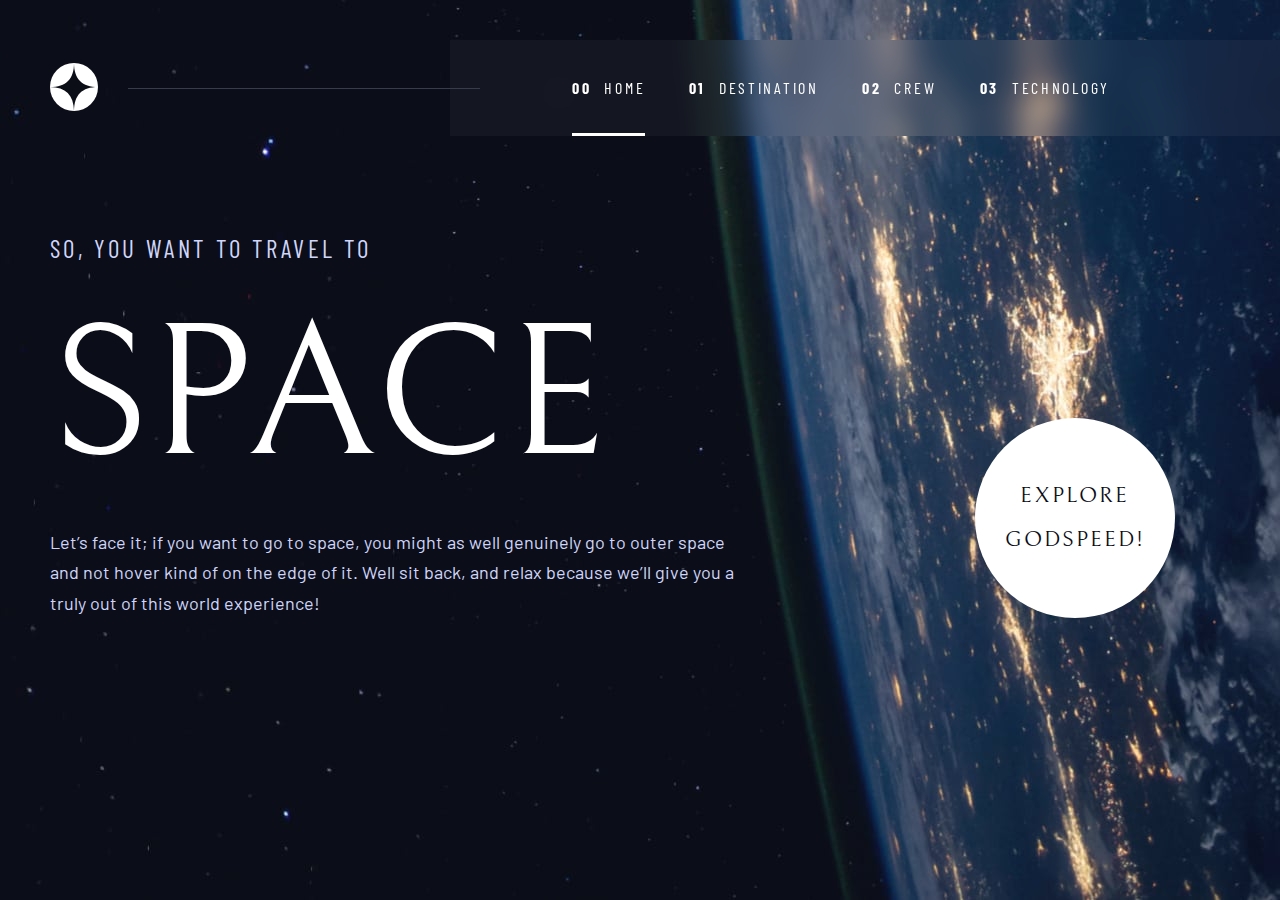
<file: index.html>
<!DOCTYPE html>
<html lang="en">
    <head>
        <meta charset="UTF-8">
        <meta name="viewport" content="width=device-width, initial-scale=1.0">
        <link rel="icon" type="image/png" sizes="32x32" href="./assets/favicon-32x32.png">
        <link rel="preconnect" href="https://fonts.googleapis.com">
        <link rel="preconnect" href="https://fonts.gstatic.com" crossorigin>
        <link href="https://fonts.googleapis.com/css2?family=Barlow&display=swap" rel="stylesheet">
        <link href="https://fonts.googleapis.com/css2?family=Barlow+Condensed:wght@400;700&display=swap" rel="stylesheet"> 
        <link href="https://fonts.googleapis.com/css2?family=Bellefair&display=swap" rel="stylesheet"> 
        <link rel="stylesheet" href="css/styles.css">
        <script>
            /* Using a custom property to get rid of the height of the address bar on mobile phones. This way, the footer is stuck on the bottom of the page and is
             * not hidden because of the address bar of browsers.
             Reference: https://css-tricks.com/the-trick-to-viewport-units-on-mobile/ */
            document.documentElement.style.setProperty('--vh', `${(window.innerHeight * 0.01)}px`);
            window.addEventListener('resize', () => {
                document.documentElement.style.setProperty('--vh', `${(window.innerHeight * 0.01)}px`);
            });
        </script>

        <title>Space Tourism</title>
    </head>
    <body class="home-content">
        <div class="main-container">
            <header class="main-header">
                <a class="header__logo" href="index.html"><img src="assets/shared/logo.svg" alt="logo" /></a>

                <input id="checkbox-right-menu" type="checkbox" />
                <label class="header__label" for="checkbox-right-menu">
                    <img class="open-right-menu-icon" src="assets/shared/icon-hamburger.svg" alt="logo" />
                    <img class="close-right-menu-icon" src="assets/shared/icon-close.svg" alt="logo" />
                </label>
                <nav class="navigation-menu navigation-menu--header">
                    <div class="header-separator">
                        <div class="separator"></div>
                    </div>
                    <ul>
                        <li>
                            <a class="home-link" href="index.html">
                                <span class="navigation-text navigation-text--index">00</span><span class="navigation-text">home</span>
                            </a>
                        </li>
                        <li>
                            <a class="destination-link" href="destination.html">
                                <span class="navigation-text navigation-text--index">01</span><span class="navigation-text">destination</span>
                            </a>
                        </li>
                        <li>
                            <a class="crew-link" href="crew.html">
                                <span class="navigation-text navigation-text--index">02</span><span class="navigation-text">crew</span>
                            </a>
                        </li>
                        <li>
                            <a class="tech-link" href="technology.html">
                                <span class="navigation-text navigation-text--index">03</span><span class="navigation-text">technology</span>
                            </a>
                        </li>
                    </ul>
                </nav>
            </header>
            <main class="main-content">
                <div class="main-title"><span class="heading-5">so, you want to travel to</span></div>
                <div class="home-text">
                    <h1 class="heading-1">space</h1>
                    <p class="default-paragraph">Let’s face it; if you want to go to space, you might as well genuinely go to outer space and not hover kind of on the edge of it. Well sit back, and relax because we’ll give you a truly out of this world experience!</p>
                </div>
                <a href="destination.html" class="explore-home-moon">Explore <br> <br> Godspeed!</a>
            </main>
        </div>
    </body>
</html>
</file>
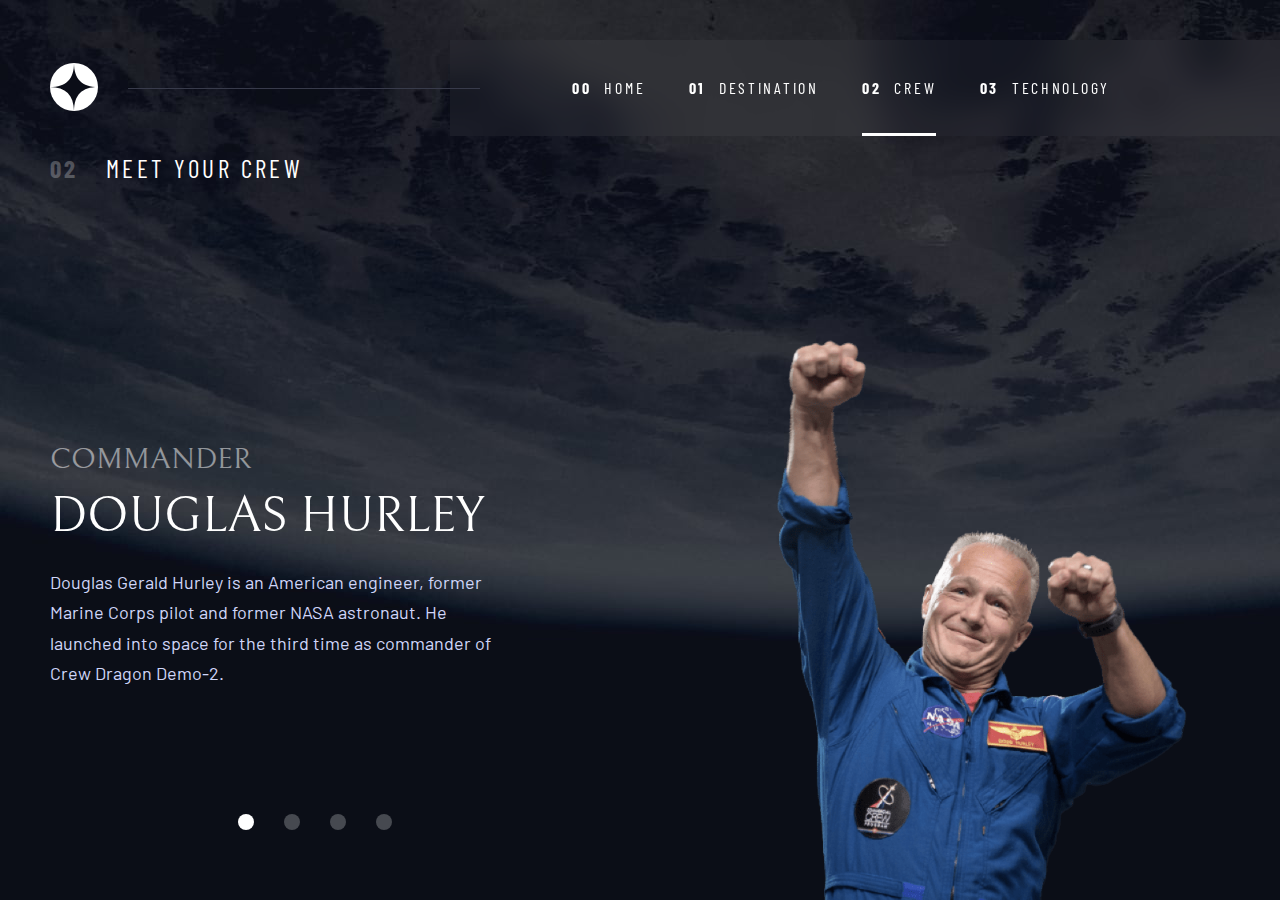
<file: crew.html>
<!DOCTYPE html>
<html lang="en">
    <head>
        <meta charset="UTF-8">
        <meta name="viewport" content="width=device-width, initial-scale=1.0">
        <link rel="icon" type="image/png" sizes="32x32" href="./assets/favicon-32x32.png">
        <link rel="preconnect" href="https://fonts.googleapis.com">
        <link rel="preconnect" href="https://fonts.gstatic.com" crossorigin>
        <link href="https://fonts.googleapis.com/css2?family=Barlow&display=swap" rel="stylesheet">
        <link href="https://fonts.googleapis.com/css2?family=Barlow+Condensed:wght@400;700&display=swap" rel="stylesheet"> 
        <link href="https://fonts.googleapis.com/css2?family=Bellefair&display=swap" rel="stylesheet"> 
        <link rel="stylesheet" href="css/styles.css">
        <script>
            /* Using a custom property to get rid of the height of the address bar on mobile phones. This way, the footer is stuck on the bottom of the page and is
             * not hidden because of the address bar of browsers.
             Reference: https://css-tricks.com/the-trick-to-viewport-units-on-mobile/ */
            document.documentElement.style.setProperty('--vh', `${(window.innerHeight * 0.01)}px`);
            window.addEventListener('resize', () => {
                document.documentElement.style.setProperty('--vh', `${(window.innerHeight * 0.01)}px`);
            });
        </script>
        <script defer src="script/script.js"></script>

        <title>Crew</title>
    </head>
    <body class="crew-content">
        <div class="main-container">
            <header class="main-header">
                <a class="header__logo" href="index.html"><img src="assets/shared/logo.svg" alt="logo" /></a>

                <input id="checkbox-right-menu" type="checkbox" />
                <label class="header__label" for="checkbox-right-menu">
                    <img class="open-right-menu-icon" src="assets/shared/icon-hamburger.svg" alt="logo" />
                    <img class="close-right-menu-icon" src="assets/shared/icon-close.svg" alt="logo" />
                </label>
                <nav class="navigation-menu navigation-menu--header">
                    <div class="header-separator">
                        <div class="separator"></div>
                    </div>
                    <ul>
                        <li>
                            <a class="home-link" href="index.html">
                                <span class="navigation-text navigation-text--index">00</span><span class="navigation-text">home</span>
                            </a>
                        </li>
                        <li>
                            <a class="destination-link" href="destination.html">
                                <span class="navigation-text navigation-text--index">01</span><span class="navigation-text">destination</span>
                            </a>
                        </li>
                        <li>
                            <a class="crew-link" href="crew.html">
                                <span class="navigation-text navigation-text--index">02</span><span class="navigation-text">crew</span>
                            </a>
                        </li>
                        <li>
                            <a class="tech-link" href="technology.html">
                                <span class="navigation-text navigation-text--index">03</span><span class="navigation-text">technology</span>
                            </a>
                        </li>
                    </ul>
                </nav>
            </header>
            <main class="main-content">
                <div class="main-title"><span class="heading-5 heading-5--index">02</span><h1 class="heading-5">meet your crew</h1></div>
                <div class="pictures-container" data-targets-container>
                    <picture data-source-target="commander">
                        <img class="crew-hero" alt="Douglas Hurley" src="assets/crew/image-douglas-hurley.png" />
                    </picture>
                    <picture class="hidden-target-tab" data-source-target="specialist">
                        <img class="crew-hero" alt="Mark SHuttleworth" src="assets/crew/image-mark-shuttleworth.png" />
                    </picture>
                    <picture class="hidden-target-tab" data-source-target="pilot">
                        <img class="crew-hero" alt="Victor Glover" src="assets/crew/image-victor-glover.png" />
                    </picture>
                    <picture class="hidden-target-tab" data-source-target="engineer">
                        <img class="crew-hero" alt="Anousheh Ansari" src="assets/crew/image-anousheh-ansari.png" />
                    </picture>
                </div>

                <nav class="navigation-menu navigation-menu--crew">
                    <ul data-tabContainer>
                        <li><a data-tab="commander" class="selected-tab"></a></li>
                        <li><a data-tab="specialist"></a></li>
                        <li><a data-tab="pilot"></a></li>
                        <li><a data-tab="engineer"></a></li>
                    </ul>
                </nav>
                <section class="crew-descriptions" data-targets-container>
                    <article class="crew-member-description" data-source-target="commander">
                        <h4 class="heading-4 heading-4--crew-member-title">commander</h4>
                        <h3 class="heading-3">douglas hurley</h3>
                        <p class="default-paragraph">Douglas Gerald Hurley is an American engineer, former Marine Corps pilot and former NASA astronaut. He launched into space for the third time as commander of Crew Dragon Demo-2.</p>
                    </article>
                    <article class="crew-member-description hidden-target-tab" data-source-target="specialist">
                        <h4 class="heading-4 heading-4--crew-member-title">Mission Specialist</h4>
                        <h3 class="heading-3">Mark SHuttleworth</h3>
                        <p class="default-paragraph">Mark Richard Shuttleworth is the founder and CEO of Canonical, the company behind the Linux-based Ubuntu operating system. Shuttleworth became the first South African to travel to space as a space tourist.</p>
                    </article>
                    <article class="crew-member-description hidden-target-tab" data-source-target="pilot">
                        <h4 class="heading-4 heading-4--crew-member-title">pilot</h4>
                        <h3 class="heading-3">Victor Glover</h3>
                        <p class="default-paragraph">Pilot on the first operational flight of the SpaceX Crew Dragon to the International Space Station. Glover is a commander in the U.S. Navy where he pilots an F/A-18.He was a crew member of Expedition 64, and served as a station systems flight engineer.</p>
                    </article>
                    <article class="crew-member-description hidden-target-tab" data-source-target="engineer">
                        <h4 class="heading-4 heading-4--crew-member-title">Flight Engineer</h4>
                        <h3 class="heading-3">Anousheh Ansari</h3>
                        <p class="default-paragraph">Anousheh Ansari is an Iranian American engineer and co-founder of Prodea Systems. Ansari was the fourth self-funded space tourist, the first self-funded woman to fly to the ISS, and the first Iranian in space.</p>
                    </article>
                </section>
            </main>
        </div>
    </body>
</html>
</file>
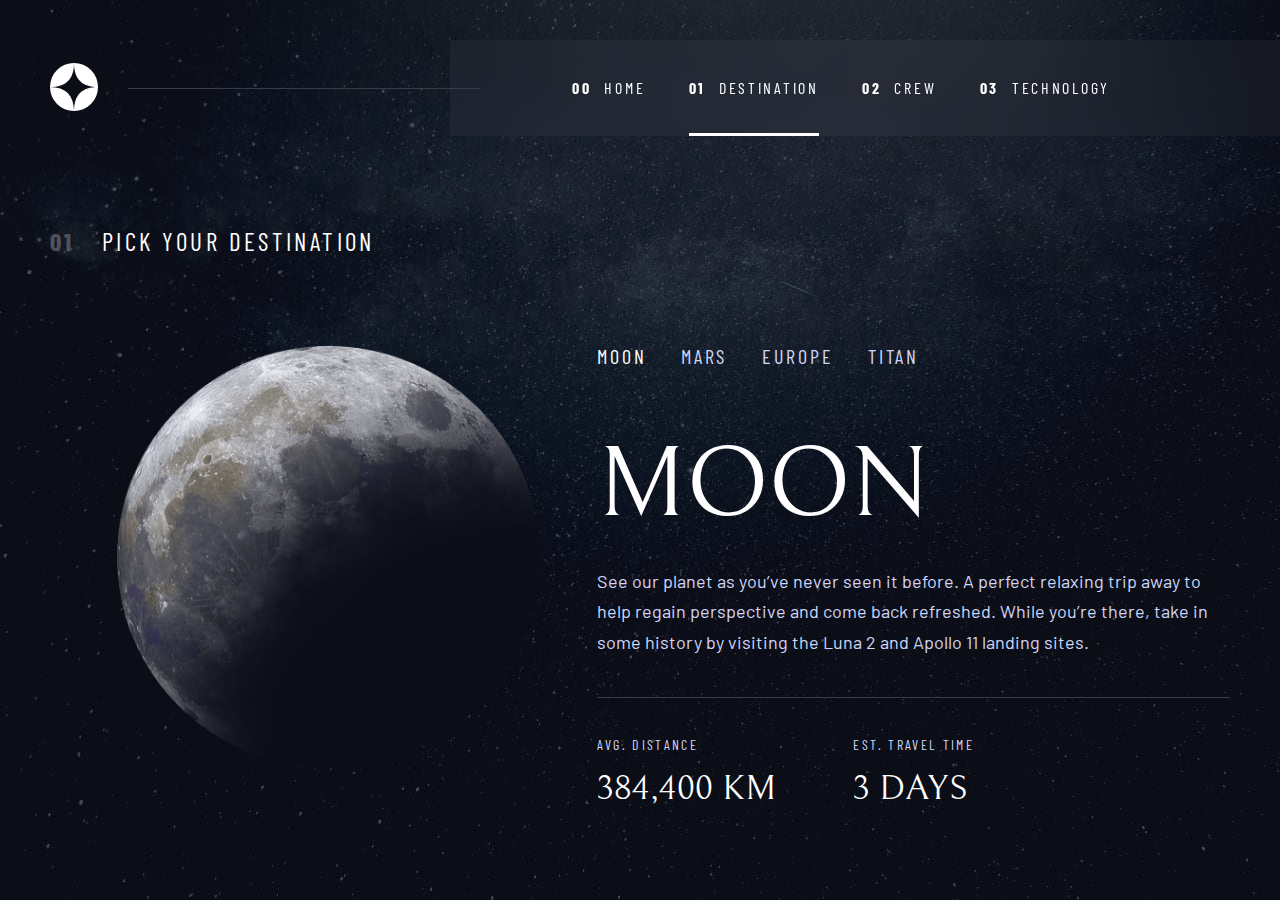
<file: destination.html>
<!DOCTYPE html>
<html lang="en">
    <head>
        <meta charset="UTF-8">
        <meta name="viewport" content="width=device-width, initial-scale=1.0">
        <link rel="icon" type="image/png" sizes="32x32" href="./assets/favicon-32x32.png">
        <link rel="preconnect" href="https://fonts.googleapis.com">
        <link rel="preconnect" href="https://fonts.gstatic.com" crossorigin>
        <link href="https://fonts.googleapis.com/css2?family=Barlow&display=swap" rel="stylesheet">
        <link href="https://fonts.googleapis.com/css2?family=Barlow+Condensed:wght@400;700&display=swap" rel="stylesheet"> 
        <link href="https://fonts.googleapis.com/css2?family=Bellefair&display=swap" rel="stylesheet"> 
        <link rel="stylesheet" href="css/styles.css">
        <script>
            /* Using a custom property to get rid of the height of the address bar on mobile phones. This way, the footer is stuck on the bottom of the page and is
             * not hidden because of the address bar of browsers.
             Reference: https://css-tricks.com/the-trick-to-viewport-units-on-mobile/ */
            document.documentElement.style.setProperty('--vh', `${(window.innerHeight * 0.01)}px`);
            window.addEventListener('resize', () => {
                document.documentElement.style.setProperty('--vh', `${(window.innerHeight * 0.01)}px`);
            });
        </script>
        <script defer src="script/script.js"></script>
        <title>Destinations</title>
    </head>
    <body class="destination-content">
        <div class="main-container">
            <header class="main-header">
                <a class="header__logo" href="index.html"><img src="assets/shared/logo.svg" alt="logo" /></a>

                <input id="checkbox-right-menu" type="checkbox" />
                <label class="header__label" for="checkbox-right-menu">
                    <img class="open-right-menu-icon" src="assets/shared/icon-hamburger.svg" alt="logo" />
                    <img class="close-right-menu-icon" src="assets/shared/icon-close.svg" alt="logo" />
                </label>
                <nav class="navigation-menu navigation-menu--header">
                    <div class="header-separator">
                        <div class="separator"></div>
                    </div>
                    <ul>
                        <li>
                            <a class="home-link" href="index.html">
                                <span class="navigation-text navigation-text--index">00</span><span class="navigation-text">home</span>
                            </a>
                        </li>
                        <li>
                            <a class="destination-link" href="destination.html">
                                <span class="navigation-text navigation-text--index">01</span><span class="navigation-text">destination</span>
                            </a>
                        </li>
                        <li>
                            <a class="crew-link" href="crew.html">
                                <span class="navigation-text navigation-text--index">02</span><span class="navigation-text">crew</span>
                            </a>
                        </li>
                        <li>
                            <a class="tech-link" href="technology.html">
                                <span class="navigation-text navigation-text--index">03</span><span class="navigation-text">technology</span>
                            </a>
                        </li>
                    </ul>
                </nav>
            </header>
            <main class="main-content">
                <div class="main-title"><span class="heading-5 heading-5--index">01</span><h1 class="heading-5">pick your destination</h1></div>
                <div class="pictures-container" data-targets-container>
                    <picture data-source-target="moon">
                        <img class="destination-hero" alt="moon" src="assets/destination/image-moon.png" />
                    </picture>
                    <picture class="hidden-target-tab" data-source-target="mars">
                        <img class="destination-hero" alt="mars" src="assets/destination/image-mars.png" />
                    </picture>
                    <picture class="hidden-target-tab" data-source-target="europe">
                        <img class="destination-hero" alt="europe" src="assets/destination/image-europa.png" />
                    </picture>
                    <picture class="hidden-target-tab" data-source-target="titan">
                        <img class="destination-hero" alt="titan" src="assets/destination/image-titan.png" />
                    </picture>
                </div>
                <nav class="navigation-menu navigation-menu--destination">
                    <ul data-tabContainer>
                        <li><a data-tab="moon" class="selected-tab"><span class="navigation-text">moon</span></a></li>
                        <li><a data-tab="mars" ><span class="navigation-text">mars</span></a></li>
                        <li><a data-tab="europe" ><span class="navigation-text">europe</span></a></li>
                        <li><a data-tab="titan" ><span class="navigation-text">titan</span></a></li>
                    </ul>
                </nav>
                <div class="destinations" data-targets-container>
                    <article data-source-target="moon">
                        <h2 class="heading-2">moon</h2>
                        <p class="default-paragraph">See our planet as you’ve never seen it before. A perfect relaxing trip away to help regain perspective and come back refreshed. While you’re there, take in some history by visiting the Luna 2 and Apollo 11 landing sites.</p>
                        <div class="separator"></div>
                        <div class="destination-info">
                            <div>
                                <div class="subheading-2">avg. distance</div>
                                <div class="subheading-1">384,400 KM</div>
                            </div>
                            <div>
                                <div class="subheading-2">est. travel time</div>
                                <div class="subheading-1">3 days</div>
                            </div>
                        </div>
                    </article>
                    <article class="hidden-target-tab" data-source-target="mars">
                        <h2 class="heading-2">mars</h2>
                        <p class="default-paragraph">Don’t forget to pack your hiking boots. You’ll need them to tackle Olympus Mons, the tallest planetary mountain in our solar system. It’s two and a half times the size of Everest!</p>
                        <div class="separator"></div>
                        <div class="destination-info">
                            <div>
                                <div class="subheading-2">avg. distance</div>
                                <div class="subheading-1">225 MIL. km</div>
                            </div>
                            <div>
                                <div class="subheading-2">est. travel time</div>
                                <div class="subheading-1">9 months</div>
                            </div>
                        </div>
                    </article>
                    <article class="hidden-target-tab" data-source-target="europe">
                        <h2 class="heading-2">europa</h2>
                        <p class="default-paragraph">The smallest of the four Galilean moons orbiting Jupiter, Europa is a winter lover’s dream. With an icy surface, it’s perfect for a bit of ice skating, curling, hockey, or simple relaxation in your snug wintery cabin.</p>
                        <div class="separator"></div>
                        <div class="destination-info">
                            <div>
                                <div class="subheading-2">avg. distance</div>
                                <div class="subheading-1">628 MIL. km</div>
                            </div>
                            <div>
                                <div class="subheading-2">est. travel time</div>
                                <div class="subheading-1">3 years</div>
                            </div>
                        </div>
                    </article>
                    <article class="hidden-target-tab" data-source-target="titan">
                        <h2 class="heading-2">titan</h2>
                        <p class="default-paragraph">The only moon known to have a dense atmosphere other than Earth, Titan is a home away from home (just a few hundred degrees colder!). As a bonus, you get striking views of the Rings of Saturn.</p>
                        <div class="separator"></div>
                        <div class="destination-info">
                            <div>
                                <div class="subheading-2">avg. distance</div>
                                <div class="subheading-1">1.6 BIL. km</div>
                            </div>
                            <div>
                                <div class="subheading-2">est. travel time</div>
                                <div class="subheading-1">7 years</div>
                            </div>
                        </div>
                    </article>
                </div>
            </main>
        </div>
    </body>
</html>
</file>
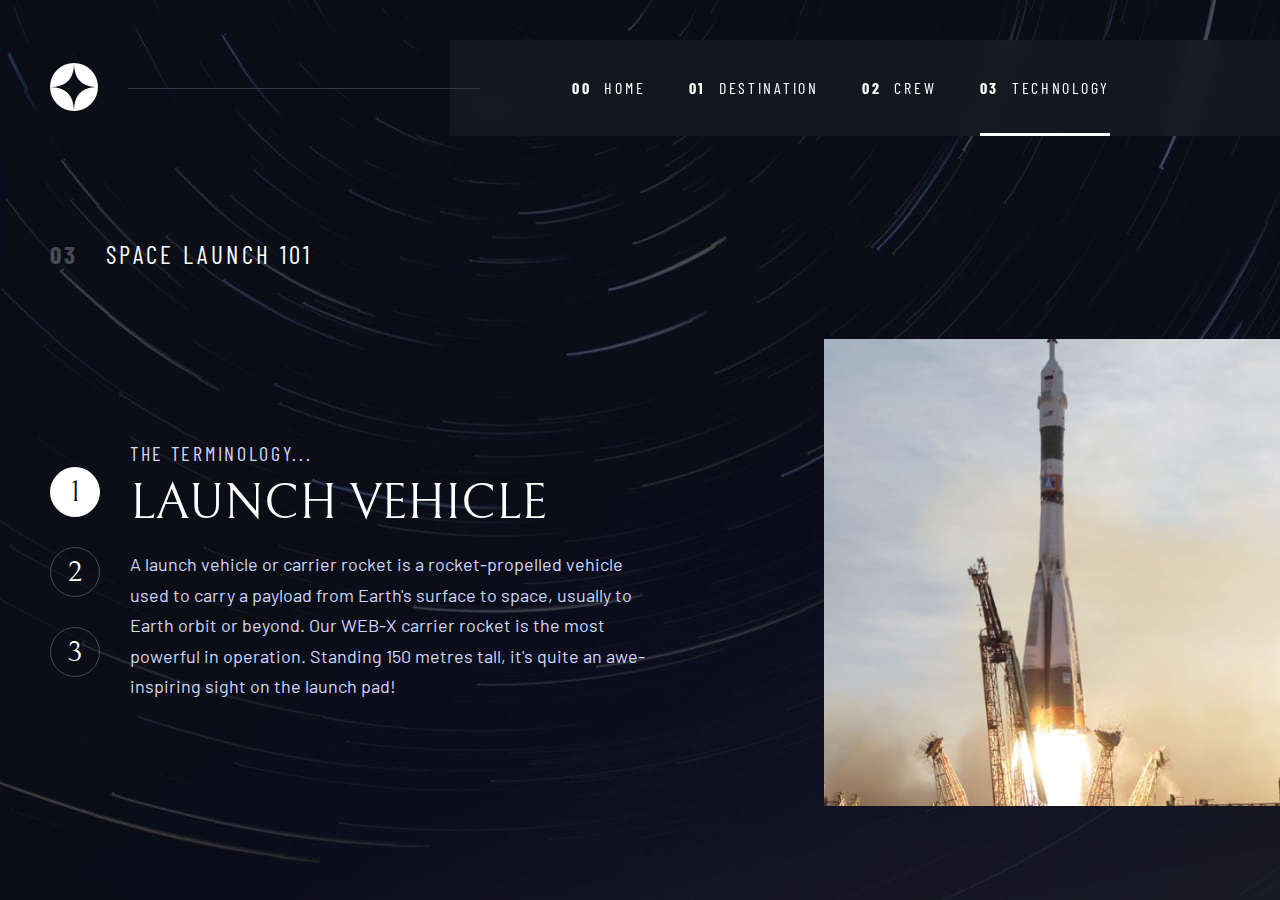
<file: technology.html>
<!DOCTYPE html>
<html lang="en">
    <head>
        <meta charset="UTF-8">
        <meta name="viewport" content="width=device-width, initial-scale=1.0">
        <link rel="icon" type="image/png" sizes="32x32" href="./assets/favicon-32x32.png">
        <link rel="preconnect" href="https://fonts.googleapis.com">
        <link rel="preconnect" href="https://fonts.gstatic.com" crossorigin>
        <link href="https://fonts.googleapis.com/css2?family=Barlow&display=swap" rel="stylesheet">
        <link href="https://fonts.googleapis.com/css2?family=Barlow+Condensed:wght@400;700&display=swap" rel="stylesheet"> 
        <link href="https://fonts.googleapis.com/css2?family=Bellefair&display=swap" rel="stylesheet"> 
        <link rel="stylesheet" href="css/styles.css">
        <script>
            /* Using a custom property to get rid of the height of the address bar on mobile phones. This way, the footer is stuck on the bottom of the page and is
             * not hidden because of the address bar of browsers.
             Reference: https://css-tricks.com/the-trick-to-viewport-units-on-mobile/ */
            document.documentElement.style.setProperty('--vh', `${(window.innerHeight * 0.01)}px`);
            window.addEventListener('resize', () => {
                document.documentElement.style.setProperty('--vh', `${(window.innerHeight * 0.01)}px`);
            });
        </script>
        <script defer src="script/script.js"></script>

        <title>Technologies</title>
    </head>
    <body class="tech-content">
        <div class="main-container">
            <header class="main-header">
                <a class="header__logo" href="index.html"><img src="assets/shared/logo.svg" alt="logo" /></a>

                <input id="checkbox-right-menu" type="checkbox" />
                <label class="header__label" for="checkbox-right-menu">
                    <img class="open-right-menu-icon" src="assets/shared/icon-hamburger.svg" alt="logo" />
                    <img class="close-right-menu-icon" src="assets/shared/icon-close.svg" alt="logo" />
                </label>
                <nav class="navigation-menu navigation-menu--header">
                    <div class="header-separator">
                        <div class="separator"></div>
                    </div>
                    <ul>
                        <li>
                            <a class="home-link" href="index.html">
                                <span class="navigation-text navigation-text--index">00</span><span class="navigation-text">home</span>
                            </a>
                        </li>
                        <li>
                            <a class="destination-link" href="destination.html">
                                <span class="navigation-text navigation-text--index">01</span><span class="navigation-text">destination</span>
                            </a>
                        </li>
                        <li>
                            <a class="crew-link" href="crew.html">
                                <span class="navigation-text navigation-text--index">02</span><span class="navigation-text">crew</span>
                            </a>
                        </li>
                        <li>
                            <a class="tech-link" href="technology.html">
                                <span class="navigation-text navigation-text--index">03</span><span class="navigation-text">technology</span>
                            </a>
                        </li>
                    </ul>
                </nav>
            </header>
            <main class="main-content vehicle-content">
                <div class="main-title"><span class="heading-5 heading-5--index">03</span><h1 class="heading-5">space launch 101</h1></div>
                <div class="pictures-container" data-targets-container>
                    <picture data-source-target="vehicle">
                        <source media="(min-width: 1024px)" srcset="assets/technology/image-launch-vehicle-portrait.jpg">
                        <source media="(orientation: landscape)" srcset="assets/technology/image-launch-vehicle-landscape.jpg">
                        <img class="tech-hero" alt="Vehicle" src="assets/technology/image-launch-vehicle-portrait.jpg" />
                    </picture>
                    <picture data-source-target="spaceport" class="hidden-target-tab">
                        <source media="(min-width: 1024px)" srcset="assets/technology/image-spaceport-portrait.jpg">
                        <img class="tech-hero" alt="Vehicle" src="assets/technology/image-spaceport-landscape.jpg" />
                    </picture>
                    <picture data-source-target="capsule" class="hidden-target-tab">
                        <source media="(min-width: 1024px)" srcset="assets/technology/image-space-capsule-portrait.jpg">
                        <img class="tech-hero" alt="Vehicle" src="assets/technology/image-space-capsule-landscape.jpg" />
                    </picture>
                </div>
                <nav class="navigation-menu navigation-menu--tech">
                    <ul data-tabContainer>
                        <li><a data-tab="vehicle" class="heading-4 selected-tab">1</a></li>
                        <li><a data-tab="spaceport" class="heading-4">2</a></li>
                        <li><a data-tab="capsule" class="heading-4">3</a></li>
                    </ul>
                </nav>
                <div class="techs-container" data-targets-container>
                    <article class="tech-description" data-source-target="vehicle">
                        <h4 class="navigation-text">the terminology...</h4>
                        <h3 class="heading-3">launch vehicle</h3>
                        <p class="default-paragraph">A launch vehicle or carrier rocket is a rocket-propelled vehicle used to carry a payload from Earth's surface to space, usually to Earth orbit or beyond. Our WEB-X carrier rocket is the most powerful in operation. Standing 150 metres tall, it's quite an awe-inspiring sight on the launch pad!</p>
                    </article>
                    <article class="tech-description hidden-target-tab" data-source-target="spaceport">
                        <h4 class="navigation-text">the terminology...</h4>
                        <h3 class="heading-3">spaceport</h3>
                        <p class="default-paragraph">A spaceport or cosmodrome is a site for launching (or receiving) spacecraft, by analogy to the seaport for ships or airport for aircraft. Based in the famous Cape Canaveral, our spaceport is ideally situated to take advantage of the Earth’s rotation for launch.</p>
                    </article>
                    <article class="tech-description hidden-target-tab" data-source-target="capsule">
                        <h4 class="navigation-text">the terminology...</h4>
                        <h3 class="heading-3">space capsule</h3>
                        <p class="default-paragraph">A space capsule is an often-crewed spacecraft that uses a blunt-body reentry capsule to reenter the Earth's atmosphere without wings. Our capsule is where you'll spend your time during the flight. It includes a space gym, cinema, and plenty of other activities to keep you entertained.</p>
                    </article>
                </div>
            </main>
        </div>
    </body>
</html>
</file>
<file: css/styles.css>
:root {
  --default-transition-time: 0.3s;
  --color-white: #fff;
  --color-black: #0B0D17;
  --light-grey: #D0D6F9;
  --color-separator: #383B4B;
  --border-bottom-link-width: 3px;
  --border-bottom-link-hover-color: rgba(255, 255, 255, 0.5);
  --color-bullets: #464950;
  --color-bullets-hover: #85868b;
  --padding-main-elements: 3rem;
  /* The horizontal padding that the main elements (header, main...) will have*/
  --padding-bottom-main-container: 3rem;
  --paragraph-maximum-width: 75rem; }

html {
  box-sizing: border-box;
  font-size: 50%;
  /*1 rem = 8px;*/ }

*, *:before, *:after {
  box-sizing: inherit;
  padding: 0;
  margin: 0; }

body {
  font-family: 'Barlow', sans-serif;
  font-size: 1.87rem;
  text-align: center;
  line-height: 1;
  background-size: cover;
  background-repeat: no-repeat; }

ul {
  list-style: none; }

a {
  text-decoration: none; }

.main-container {
  min-height: 100vh;
  min-height: calc(var(--vh, 1vh) * 100);
  position: relative;
  overflow: hidden;
  display: grid;
  grid-template-rows: auto 1fr;
  padding-bottom: var(--padding-bottom-main-container);
  align-content: start; }
  .main-container .main-content {
    display: grid;
    padding: 0 var(--padding-main-elements); }

@media only screen and (min-width: 48em) {
  :root {
    --padding-main-elements: 5rem;
    --padding-bottom-main-container: 6rem;
    --paragraph-maximum-width: 87.5rem; }

  body {
    font-size: 2rem; }

  .main-container {
    row-gap: 4.87rem; } }
@media only screen and (min-width: 64em) {
  :root {
    --paragraph-maximum-width: 80rem;
    --left-offset: 3rem;
    /* A left offset to help the aligment to the left of thin line in the header and the main content*/ }

  html {
    font-size: 62.5%;
    /*1 rem = 10px*/ }

  body {
    font-size: 1.8rem; }

  .main-container {
    grid-template-rows: 9.6rem 1fr;
    padding: 4rem 0 7rem 0;
    row-gap: 8.2rem; } }
@media only screen and (min-width: 90em) {
  :root {
    --grid-header-main-container: 11rem 1fr;
    /* This grid will be used both in the header and in the main container to have their content aligned. */ }

  .main-container {
    grid-template-columns: var(--grid-header-main-container);
    grid-template-areas: "header header" ".      main"; }
    .main-container .main-content {
      padding-left: var(--left-offset);
      grid-area: main; } }
@media only screen and (min-width: 112.5em) {
  .main-container {
    grid-template-columns: 1fr minmax(auto, 160rem) 1fr;
    grid-template-areas: "header header header" ".      main   ."; }
    .main-container .main-content {
      padding: 0; } }
.separator {
  height: 1px;
  background-color: var(--color-separator); }

.hidden-target-tab {
  display: none !important; }

.heading-1, .heading-2, .heading-3, .heading-4, .heading-5, .heading-5--index, .navigation-text, .subheading-1, .subheading-2 {
  text-transform: uppercase; }

.main-title {
  display: flex;
  justify-content: center;
  align-items: center;
  column-gap: 2.7rem;
  margin-bottom: 4.1rem; }

.heading-5, .navigation-text, .subheading-2 {
  font-family: 'Barlow Condensed', sans-serif; }

.navigation-text {
  font-weight: 400;
  font-size: 2rem;
  letter-spacing: 2.7px; }

.navigation-text--index {
  font-weight: 700;
  font-variant-numeric: tabular-nums; }

.heading-1 {
  font-size: 10rem; }

.heading-2 {
  font-size: 7rem; }

.heading-3, .heading-1, .heading-2, .heading-4, .subheading-1 {
  font-family: 'Bellefair', sans-serif; }

.heading-3 {
  font-size: 3rem; }

.heading-4 {
  font-size: 2rem; }

.heading-5 {
  font-size: 2rem;
  letter-spacing: 2.7px; }

.heading-1, .heading-2, .heading-3, .heading-4, .heading-5, .navigation-text {
  color: var(--color-white);
  font-weight: 400; }

.heading-5--index {
  opacity: 0.25;
  font-weight: 700; }

.subheading-1 {
  font-size: 3.5rem;
  color: var(--color-white); }

.subheading-2 {
  font-size: 1.4rem;
  letter-spacing: 2.35px;
  color: var(--light-grey); }

.default-paragraph {
  color: var(--light-grey);
  line-height: 1.7;
  max-width: var(--paragraph-maximum-width); }

.header-title-section {
  margin-bottom: 4.1rem; }

.home-content .header-title-section {
  margin-bottom: 4.3rem; }

@media only screen and (min-width: 48em) {
  .main-title {
    justify-content: start;
    margin-bottom: 8rem; }

  .heading-1 {
    font-size: 18.75rem; }

  .heading-2 {
    font-size: 10rem; }

  .heading-3 {
    font-size: 5rem; }

  .heading-4 {
    font-size: 3rem; }

  .heading-5 {
    font-size: 2.5rem;
    letter-spacing: 3.38px; }

  .navigation-text {
    letter-spacing: 2.36px; } }
@media only screen and (min-width: 90em) {
  .heading-1 {
    font-size: 15rem; }

  .heading-3 {
    font-size: 5.6rem; }

  .heading-4 {
    font-size: 3.2rem; }

  .heading-5 {
    font-size: 2.8rem;
    letter-spacing: 4.72px; }

  .subheading-1 {
    font-size: 2.8rem; }

  .subheading-2 {
    font-size: 1.4rem; }

  .navigation-text {
    font-size: 1.6rem; } }
.navigation-menu ul {
  display: flex;
  flex-direction: column;
  row-gap: 3.75rem; }
  .navigation-menu ul li {
    display: flex;
    justify-content: start;
    position: relative;
    align-items: center; }
    .navigation-menu ul li a {
      display: flex;
      column-gap: 2rem;
      padding-bottom: 1rem;
      cursor: pointer; }
      .navigation-menu ul li a .navigation-text--index {
        font-weight: 700;
        font-variant-numeric: tabular-nums; }
    .navigation-menu ul li a::after {
      content: "";
      position: absolute;
      bottom: 0;
      width: 100%;
      height: var(--border-bottom-link-width);
      display: none; }
    .navigation-menu ul li a:hover::after {
      background-color: var(--border-bottom-link-hover-color);
      display: block; }
    .navigation-menu ul li .active-link .navigation-text {
      color: var(--color-white); }

.main-header {
  display: flex;
  justify-content: space-between;
  align-items: center;
  height: 12.5rem;
  padding: 0rem var(--padding-main-elements); }
  .main-header .header__logo img {
    width: 5rem;
    height: 5rem; }
  .main-header #checkbox-right-menu {
    display: none; }
  .main-header .header__label {
    z-index: 4; }
  .main-header #checkbox-right-menu:checked ~ .header__label .open-right-menu-icon {
    display: none; }
  .main-header #checkbox-right-menu:checked ~ .header__label .close-right-menu-icon {
    display: block; }
  .main-header .open-right-menu-icon {
    width: 3rem;
    height: 2.62rem;
    cursor: pointer; }
  .main-header .close-right-menu-icon {
    display: none;
    width: 2.38rem;
    height: 2.38rem;
    cursor: pointer; }
  .main-header .navigation-menu.navigation-menu--header {
    position: absolute;
    right: 0;
    width: 32rem;
    min-height: 100%;
    top: 0;
    backdrop-filter: blur(15px);
    z-index: 3;
    transform: translateX(100%);
    transition: transform var(--default-transition-time);
    padding: 15rem 0 0 3rem; }
    .main-header .navigation-menu.navigation-menu--header .header-separator {
      display: none; }
    .main-header .navigation-menu.navigation-menu--header ul li a:hover::after {
      background-color: transparent; }
  .main-header #checkbox-right-menu:checked ~ .navigation-menu.navigation-menu--header {
    transform: translateX(0); }
  @media only screen and (min-width: 48em) {
    .main-header {
      padding-right: 0; }
      .main-header .header__logo img {
        width: 6rem;
        height: 6rem; }
      .main-header .header__label {
        display: none; }
      .main-header #checkbox-right-menu:checked ~ .navigation-menu.navigation-menu--header {
        transform: none; }
      .main-header .navigation-menu.navigation-menu--header {
        display: flex;
        justify-content: center;
        align-items: center;
        justify-content: end;
        position: static;
        min-height: auto;
        backdrop-filter: none;
        z-index: auto;
        transform: none;
        transition: none;
        padding: 0rem;
        width: auto; }
        .main-header .navigation-menu.navigation-menu--header ul {
          width: 56.25rem;
          background-color: #151923;
          flex-direction: row;
          justify-content: space-evenly;
          row-gap: 0; }
          .main-header .navigation-menu.navigation-menu--header ul li a {
            padding: 5.37rem 0; }
            .main-header .navigation-menu.navigation-menu--header ul li a .navigation-text {
              font-size: 1.75rem; }
            .main-header .navigation-menu.navigation-menu--header ul li a .navigation-text--index {
              display: none; }
          .main-header .navigation-menu.navigation-menu--header ul li a:hover::after {
            background-color: var(--border-bottom-link-hover-color); } }
  @media only screen and (min-width: 64em) {
    .main-header {
      height: auto; }
      .main-header .header__logo img {
        width: 4.8rem;
        height: 4.8rem; }
      .main-header .navigation-menu.navigation-menu--header {
        align-self: stretch;
        flex-grow: 1; }
        .main-header .navigation-menu.navigation-menu--header .header-separator {
          flex-grow: 1;
          position: relative;
          display: block; }
          .main-header .navigation-menu.navigation-menu--header .header-separator .separator {
            width: 100%;
            position: absolute;
            left: var(--left-offset);
            z-index: 2;
            margin: 0; }
        .main-header .navigation-menu.navigation-menu--header ul {
          padding: 0 17rem 0 12.2rem;
          width: 83rem;
          justify-content: space-between;
          align-self: stretch;
          background-color: rgba(255, 255, 255, 0.04);
          backdrop-filter: blur(1.5rem); }
          .main-header .navigation-menu.navigation-menu--header ul li a {
            column-gap: 1.3rem;
            padding: 0; }
            .main-header .navigation-menu.navigation-menu--header ul li a .navigation-text--index {
              display: initial; }
            .main-header .navigation-menu.navigation-menu--header ul li a .navigation-text {
              font-size: 1.6rem;
              letter-spacing: 2.7px;
              font-variant-numeric: normal; } }
  @media only screen and (min-width: 90em) {
    .main-header {
      display: grid;
      grid-template-columns: var(--grid-header-main-container);
      padding-left: 0;
      grid-area: header; }
      .main-header .header__logo {
        padding-left: 2rem; } }

.home-content {
  background-image: url("../assets/home/background-home-mobile.jpg"); }
  .home-content .main-container {
    row-gap: 3rem; }
    .home-content .main-container .main-content {
      align-content: start; }
      .home-content .main-container .main-content .main-title {
        margin-bottom: 4.3rem; }
        .home-content .main-container .main-content .main-title .heading-5 {
          color: var(--light-grey); }
      .home-content .main-container .main-content .home-text {
        margin-bottom: 10.7rem; }
        .home-content .main-container .main-content .home-text .heading-1 {
          margin-bottom: 6rem; }
      .home-content .main-container .main-content .explore-home-moon {
        width: 18.75rem;
        height: 18.75rem;
        margin: 0 auto;
        border-radius: 50%;
        background-color: #fff;
        text-transform: uppercase;
        color: #0B0D17;
        letter-spacing: 1.25px;
        font-size: 2.5rem;
        font-family: 'Bellefair', sans-serif;
        display: flex;
        justify-content: center;
        align-items: center; }
  @media only screen and (min-width: 48em) {
    .home-content {
      background-image: url("../assets/home/background-home-tablet.jpg"); }
      .home-content .main-container {
        row-gap: 15rem; }
        .home-content .main-container .navigation-menu.navigation-menu--header a.home-link::after {
          background-color: var(--color-white) !important;
          display: block; }
        .home-content .main-container .main-content {
          grid-template-columns: fit-content(60%);
          justify-content: center; }
          .home-content .main-container .main-content .main-title {
            justify-content: center; }
          .home-content .main-container .main-content .home-text {
            margin-bottom: 20.5rem; }
          .home-content .main-container .main-content .explore-home-moon {
            width: 30.25rem;
            height: 30.25rem;
            font-size: 4rem;
            letter-spacing: 2px;
            box-shadow: 0px 0px 0px 90px transparent; }
          .home-content .main-container .main-content .explore-home-moon:hover {
            box-shadow: 0 0 0 10.8rem rgba(255, 255, 255, 0.1); } }
  @media only screen and (min-width: 64em) {
    .home-content {
      background-image: url("../assets/home/background-home-desktop.jpg");
      background-position: center center; }
      .home-content .main-container {
        row-gap: 10rem; }
        .home-content .main-container .main-content {
          width: 95%;
          grid-template-columns: auto auto;
          grid-template-areas: "title     ." "text       hero";
          padding-right: 0;
          justify-content: normal;
          row-gap: 0; }
          .home-content .main-container .main-content .main-title {
            grid-area: title;
            justify-self: start; }
          .home-content .main-container .main-content .home-text {
            display: grid;
            grid-area: text;
            text-align: left;
            margin-bottom: 0; }
            .home-content .main-container .main-content .home-text .heading-1 {
              margin-bottom: 3.5rem; }
            .home-content .main-container .main-content .home-text .default-paragraph {
              width: 80%; }
          .home-content .main-container .main-content .explore-home-moon {
            grid-area: hero;
            align-self: end;
            width: 20rem;
            height: 20rem;
            font-size: 2.2rem; }
          .home-content .main-container .main-content .main-title, .home-content .main-container .main-content .home-text {
            padding: 0; } }
  @media only screen and (min-width: 90em) {
    .home-content .main-container {
      row-gap: 24.8rem; }
      .home-content .main-container .main-content {
        width: 85%; }
        .home-content .main-container .main-content .home-text {
          grid-template-columns: min(56%, 70rem); }
          .home-content .main-container .main-content .home-text .default-paragraph {
            width: auto; }
        .home-content .main-container .main-content .explore-home-moon {
          width: 27.4rem;
          height: 27.4rem;
          font-size: 3.2rem; } }
  @media only screen and (min-width: 112.5em) {
    .home-content .main-container .main-content {
      width: auto;
      grid-template-columns: 4fr 2fr;
      column-gap: 22rem; }
      .home-content .main-container .main-content .home-text {
        grid-template-columns: auto; }
      .home-content .main-container .main-content .explore-home-moon {
        justify-self: start; } }

.destination-content {
  background-image: url("../assets/destination/background-destination-mobile.jpg"); }
  .destination-content .pictures-container {
    margin-bottom: 3rem; }
    .destination-content .pictures-container .destination-hero {
      width: 37%; }
  .destination-content .destinations article {
    display: grid;
    justify-items: center; }
    .destination-content .destinations article .heading-2 {
      margin-bottom: 3rem; }
  .destination-content .navigation-menu.navigation-menu--destination {
    margin-bottom: 3.75rem; }
    .destination-content .navigation-menu.navigation-menu--destination ul {
      display: flex;
      justify-content: center;
      align-items: center;
      column-gap: 3.5rem;
      row-gap: 0;
      flex-direction: row; }
      .destination-content .navigation-menu.navigation-menu--destination ul a:not(.selected-tab) .navigation-text {
        color: var(--light-grey); }
      .destination-content .navigation-menu.navigation-menu--destination ul a.selected-tab::after {
        background-color: var(--color-white); }
  .destination-content .destination-info {
    display: flex;
    gap: 5.37rem;
    flex-wrap: wrap;
    padding: 0 3rem;
    justify-content: center; }
    .destination-content .destination-info .subheading-2 {
      margin-bottom: 2rem; }
  .destination-content .separator {
    margin: 4rem 0;
    justify-self: stretch; }
  @media only screen and (min-width: 48em) {
    .destination-content {
      background-image: url("../assets/destination/background-destination-tablet.jpg"); }
      .destination-content .navigation-menu.navigation-menu--header a.destination-link::after {
        background-color: var(--color-white) !important;
        display: block; }
      .destination-content .navigation-menu.navigation-menu--destination .navigation-text {
        letter-spacing: 2.7px; }
      .destination-content .pictures-container .destination-hero {
        width: 44%; }
      .destination-content .destinations .destination-info {
        gap: 12.5rem; } }
  @media only screen and (min-width: 64em) {
    .destination-content {
      background-image: url("../assets/destination/background-destination-desktop.jpg"); }
      .destination-content .main-container .main-content {
        grid-template-columns: auto auto;
        grid-template-rows: repeat(3, auto);
        grid-template-areas: "titleDest ." "heroDest  destinationNav" "heroDest  destinationText";
        column-gap: 5rem; }
        .destination-content .main-container .main-content .pictures-container {
          grid-area: heroDest;
          padding-top: 0;
          align-self: start;
          margin-bottom: 0; }
          .destination-content .main-container .main-content .pictures-container .destination-hero {
            margin-left: 6rem;
            width: 85%; }
        .destination-content .main-container .main-content .navigation-menu.navigation-menu--destination {
          grid-area: destinationNav; }
          .destination-content .main-container .main-content .navigation-menu.navigation-menu--destination ul {
            justify-content: start; }
        .destination-content .main-container .main-content .destinations {
          grid-area: destinationText;
          padding: 0;
          margin: 0;
          text-align: left; }
          .destination-content .main-container .main-content .destinations article {
            justify-items: start; }
            .destination-content .main-container .main-content .destinations article .destination-info {
              gap: 7.7rem;
              padding: 0;
              justify-content: start; } }
  @media only screen and (min-width: 90em) {
    .destination-content .main-container .main-content {
      column-gap: 15rem;
      align-content: center; }
      .destination-content .main-container .main-content .main-title {
        grid-area: titleDest; }
      .destination-content .main-container .main-content .pictures-container {
        align-self: center; }
        .destination-content .main-container .main-content .pictures-container .destination-hero {
          width: 85%; }
      .destination-content .main-container .main-content .destinations {
        width: 65%; } }
  @media only screen and (min-width: 112.5em) {
    .destination-content .main-container .main-content .destinations {
      width: 100%; } }

.crew-content {
  background-image: url("../assets/crew/background-crew-mobile.jpg"); }
  .crew-content .main-container .main-content {
    justify-items: center;
    align-content: start; }
    .crew-content .main-container .main-content .pictures-container {
      margin-bottom: 4rem;
      border-bottom: 1px solid var(--color-separator); }
      .crew-content .main-container .main-content .pictures-container picture .crew-hero {
        width: 54%; }
    .crew-content .main-container .main-content .navigation-menu.navigation-menu--crew {
      margin-bottom: 4rem; }
      .crew-content .main-container .main-content .navigation-menu.navigation-menu--crew ul {
        row-gap: 0;
        column-gap: 2rem;
        flex-direction: row; }
        .crew-content .main-container .main-content .navigation-menu.navigation-menu--crew ul li a {
          padding: 0;
          border: none;
          width: 1.25rem;
          height: 1.25rem;
          background-color: var(--color-bullets);
          border-radius: 50%; }
        .crew-content .main-container .main-content .navigation-menu.navigation-menu--crew ul li a:hover {
          background-color: var(--color-bullets-hover); }
        .crew-content .main-container .main-content .navigation-menu.navigation-menu--crew ul li a.selected-tab {
          background-color: var(--color-white); }
        .crew-content .main-container .main-content .navigation-menu.navigation-menu--crew ul li a::after {
          display: none; }
    .crew-content .main-container .main-content .crew-member-description {
      display: grid;
      justify-items: center; }
      .crew-content .main-container .main-content .crew-member-description .heading-4--crew-member-title {
        opacity: 0.5;
        margin-bottom: 1.25rem; }
      .crew-content .main-container .main-content .crew-member-description .heading-3 {
        margin-bottom: 2.5rem; }
  @media only screen and (min-width: 48em) {
    .crew-content {
      background-image: url("../assets/crew/background-crew-tablet.jpg"); }
      .crew-content .main-container {
        padding-bottom: 0; }
        .crew-content .main-container .navigation-menu.navigation-menu--header a.crew-link::after {
          background-color: var(--color-white) !important;
          display: block; }
        .crew-content .main-container .main-content {
          grid-template-rows: 1fr auto auto auto;
          grid-template-areas: "title" "crewText" "crewNav" "crewImage";
          align-items: end; }
          .crew-content .main-container .main-content .main-title {
            grid-area: title;
            justify-self: start;
            align-self: start; }
          .crew-content .main-container .main-content .pictures-container {
            grid-area: crewImage;
            margin-bottom: 0;
            border-bottom: none;
            justify-self: stretch; }
            .crew-content .main-container .main-content .pictures-container picture .crew-hero {
              width: 66%; }
          .crew-content .main-container .main-content .navigation-menu.navigation-menu--crew {
            grid-area: crewNav;
            margin-bottom: 7rem; }
            .crew-content .main-container .main-content .navigation-menu.navigation-menu--crew ul {
              column-gap: 4rem; }
              .crew-content .main-container .main-content .navigation-menu.navigation-menu--crew ul li a {
                width: 2rem;
                height: 2rem; }
          .crew-content .main-container .main-content .crew-descriptions {
            grid-area: crewText;
            margin-bottom: 5.5rem;
            justify-self: stretch; }
            .crew-content .main-container .main-content .crew-descriptions .crew-member-description .default-paragraph {
              width: 65%; } }
  @media only screen and (min-width: 64em) {
    .crew-content {
      background-image: url("../assets/crew/background-crew-desktop.jpg"); }
      .crew-content .main-container {
        row-gap: 2rem; }
        .crew-content .main-container .main-content {
          grid-template-rows: 1fr auto auto;
          grid-template-columns: auto auto;
          grid-template-areas: "title              crewImage" "crewText           crewImage" "crewNav            crewImage";
          column-gap: 5rem; }
          .crew-content .main-container .main-content .main-title {
            margin-bottom: 0; }
          .crew-content .main-container .main-content .pictures-container {
            justify-self: center;
            align-self: end; }
            .crew-content .main-container .main-content .pictures-container picture {
              display: flex;
              justify-content: end; }
              .crew-content .main-container .main-content .pictures-container picture .crew-hero {
                width: 80%;
                display: block; }
          .crew-content .main-container .main-content .crew-descriptions {
            text-align: left;
            margin-bottom: 12.5rem; }
            .crew-content .main-container .main-content .crew-descriptions .crew-member-description {
              justify-items: start; }
              .crew-content .main-container .main-content .crew-descriptions .crew-member-description .heading-4 {
                margin-bottom: 1.8rem; }
              .crew-content .main-container .main-content .crew-descriptions .crew-member-description .default-paragraph {
                width: 44.4rem;
                max-width: none; }
          .crew-content .main-container .main-content .navigation-menu.navigation-menu--crew ul {
            column-gap: 3rem; }
            .crew-content .main-container .main-content .navigation-menu.navigation-menu--crew ul li a {
              width: 1.6rem;
              height: 1.6rem; } }
  @media only screen and (min-width: 90em) {
    .crew-content .main-container .main-content {
      column-gap: 12rem;
      width: 90%;
      padding-right: 0; }
      .crew-content .main-container .main-content .pictures-container picture {
        display: inline; }
        .crew-content .main-container .main-content .pictures-container picture .crew-hero {
          width: auto; } }
  @media only screen and (min-width: 112.5em) {
    .crew-content .main-container .main-content {
      width: auto; }
      .crew-content .main-container .main-content .crew-descriptions .crew-member-description .default-paragraph {
        width: auto; } }

.tech-content {
  background-image: url("../assets/technology/background-technology-mobile.jpg"); }
  .tech-content .main-container .main-content {
    padding: 0; }
    .tech-content .main-container .main-content .pictures-container {
      margin-bottom: 4.12rem; }
      .tech-content .main-container .main-content .pictures-container .tech-hero {
        width: 100%;
        height: 45vw; }
    .tech-content .main-container .main-content .navigation-menu.navigation-menu--tech {
      margin-bottom: 3rem; }
      .tech-content .main-container .main-content .navigation-menu.navigation-menu--tech ul {
        flex-direction: row;
        column-gap: 2rem;
        justify-content: center; }
        .tech-content .main-container .main-content .navigation-menu.navigation-menu--tech ul li a {
          padding: 0;
          justify-content: center;
          align-items: center;
          color: var(--color-white);
          border: 1px solid rgba(255, 255, 255, 0.25);
          border-radius: 50%;
          width: 5rem;
          height: 5rem; }
        .tech-content .main-container .main-content .navigation-menu.navigation-menu--tech ul li a:hover {
          border-color: var(--color-white); }
        .tech-content .main-container .main-content .navigation-menu.navigation-menu--tech ul li a.selected-tab {
          background-color: var(--color-white);
          border: 1px solid var(--color-white);
          color: var(--color-black); }
        .tech-content .main-container .main-content .navigation-menu.navigation-menu--tech ul li a::after {
          display: none; }
    .tech-content .main-container .main-content .tech-description {
      display: grid;
      justify-items: center; }
      .tech-content .main-container .main-content .tech-description .navigation-text {
        letter-spacing: 2.36px;
        color: var(--light-grey);
        margin-bottom: 1.62rem; }
      .tech-content .main-container .main-content .tech-description .heading-3 {
        margin-bottom: 3rem; }
    .tech-content .main-container .main-content .navigation-menu.navigation-menu--tech, .tech-content .main-container .main-content .main-title, .tech-content .main-container .main-content .techs-container {
      padding: 0 var(--padding-main-elements); }
  @media only screen and (min-width: 48em) {
    .tech-content {
      background-image: url("../assets/technology/background-technology-tablet.jpg"); }
      .tech-content .main-container .navigation-menu.navigation-menu--header a.tech-link::after {
        background-color: var(--color-white) !important;
        display: block; }
      .tech-content .main-container .main-content .pictures-container {
        margin-bottom: 6.7rem; }
        .tech-content .main-container .main-content .pictures-container .tech-hero {
          height: 40vw; }
      .tech-content .main-container .main-content .navigation-menu.navigation-menu--tech {
        margin-bottom: 5rem; }
        .tech-content .main-container .main-content .navigation-menu.navigation-menu--tech ul li a {
          width: 7.5rem;
          height: 7.5rem; }
      .tech-content .main-container .main-content .tech-description .navigation-text {
        letter-spacing: 2.7px;
        margin-bottom: 2rem; }
      .tech-content .main-container .main-content .tech-description .default-paragraph {
        width: 67%; } }
  @media only screen and (min-width: 64em) {
    .tech-content {
      background-image: url("../assets/technology/background-technology-desktop.jpg"); }
      .tech-content .main-container .main-content {
        display: grid;
        grid-template-columns: min-content auto auto;
        grid-template-rows: auto auto;
        grid-template-areas: "title       title      title" "techNav     techText   techImg";
        column-gap: 3rem;
        padding-left: var(--padding-main-elements); }
        .tech-content .main-container .main-content .main-title {
          grid-area: title;
          margin-bottom: 2.4rem;
          padding: 0; }
        .tech-content .main-container .main-content .pictures-container {
          grid-area: techImg;
          align-self: center;
          margin: 0; }
          .tech-content .main-container .main-content .pictures-container picture {
            display: flex;
            justify-content: end; }
            .tech-content .main-container .main-content .pictures-container picture .tech-hero {
              width: 100%;
              height: auto; }
        .tech-content .main-container .main-content .navigation-menu.navigation-menu--tech {
          grid-area: techNav;
          margin-bottom: 0;
          padding: 0;
          align-self: center; }
          .tech-content .main-container .main-content .navigation-menu.navigation-menu--tech ul {
            flex-direction: column;
            column-gap: 0;
            row-gap: 3rem; }
            .tech-content .main-container .main-content .navigation-menu.navigation-menu--tech ul li a {
              width: 5rem;
              height: 5rem; }
        .tech-content .main-container .main-content .techs-container {
          grid-area: techText;
          align-self: center;
          padding: 0;
          text-align: left; }
          .tech-content .main-container .main-content .techs-container .tech-description {
            justify-items: start; }
            .tech-content .main-container .main-content .techs-container .tech-description .navigation-text {
              margin-bottom: 1.6rem; }
            .tech-content .main-container .main-content .techs-container .tech-description .heading-3 {
              margin-bottom: 2rem; }
            .tech-content .main-container .main-content .techs-container .tech-description .default-paragraph {
              width: 80%; } }
  @media only screen and (min-width: 90em) {
    .tech-content .main-container .main-content {
      align-content: start;
      column-gap: 7rem;
      padding-left: var(--left-offset); }
      .tech-content .main-container .main-content .pictures-container picture .tech-hero {
        width: 51.5rem;
        height: 52.7rem; }
      .tech-content .main-container .main-content .navigation-menu.navigation-menu--tech ul li a {
        width: 8rem;
        height: 8rem; }
      .tech-content .main-container .main-content .techs-container .tech-description .default-paragraph {
        width: auto; } }

/*# sourceMappingURL=styles.css.map */
</file>
